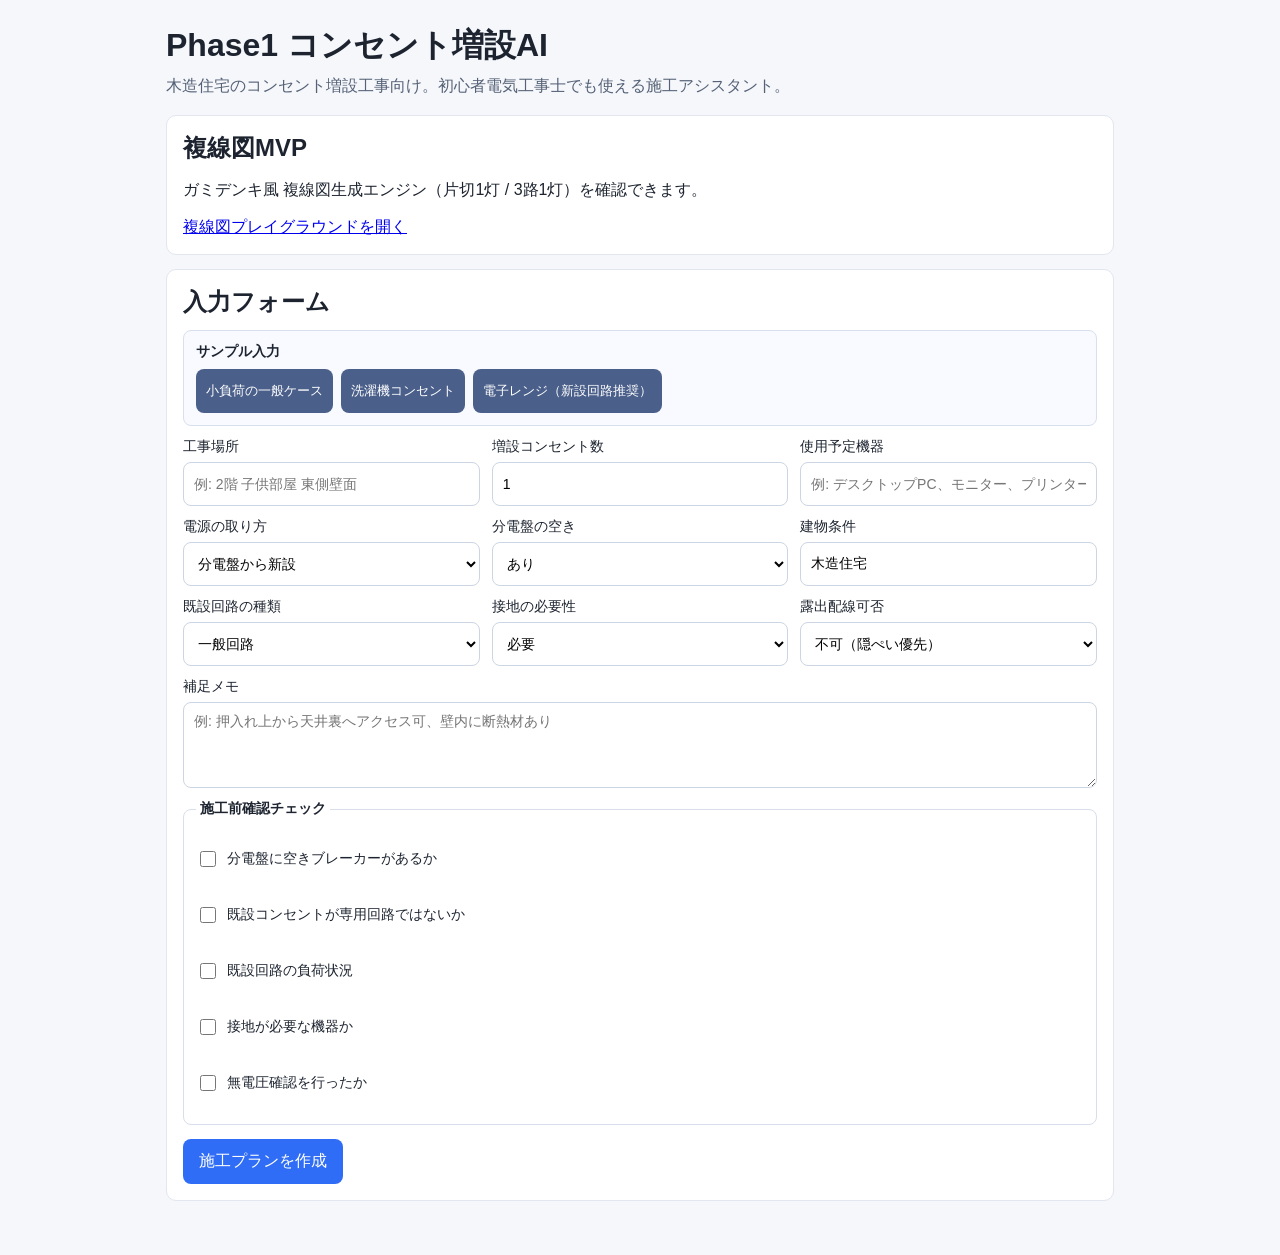
<file: index.html>
<!doctype html>
<html lang="ja">
  <head>
    <meta charset="UTF-8" />
    <meta name="viewport" content="width=device-width, initial-scale=1.0" />
    <title>Phase1 コンセント増設AI</title>
    <link rel="stylesheet" href="./styles.css" />
  </head>
  <body>
    <main class="container">
      <h1>Phase1 コンセント増設AI</h1>
      <p class="lead">
        木造住宅のコンセント増設工事向け。初心者電気工事士でも使える施工アシスタント。
      </p>
      <section class="card">
        <h2>複線図MVP</h2>
        <p>ガミデンキ風 複線図生成エンジン（片切1灯 / 3路1灯）を確認できます。</p>
        <a href="./wiring-diagram.html">複線図プレイグラウンドを開く</a>
      </section>

      <section class="card">
        <h2>入力フォーム</h2>
        <div class="samples">
          <p class="small-title">サンプル入力</p>
          <div class="sample-buttons">
            <button type="button" class="sample-btn" data-sample="light">小負荷の一般ケース</button>
            <button type="button" class="sample-btn" data-sample="washer">洗濯機コンセント</button>
            <button type="button" class="sample-btn" data-sample="microwave">電子レンジ（新設回路推奨）</button>
          </div>
        </div>
        <form id="planner-form">
          <div class="grid">
            <label>
              工事場所
              <input type="text" name="site" placeholder="例: 2階 子供部屋 東側壁面" required />
            </label>

            <label>
              増設コンセント数
              <input type="number" name="outletCount" min="1" value="1" required />
            </label>

            <label>
              使用予定機器
              <input
                type="text"
                name="devices"
                placeholder="例: デスクトップPC、モニター、プリンター"
                required
              />
            </label>

            <label>
              電源の取り方
              <select name="powerSource" required>
                <option value="分電盤から新設">分電盤から新設</option>
                <option value="既設回路から分岐">既設回路から分岐</option>
                <option value="現地確認で判断">現地確認で判断</option>
              </select>
            </label>

            <label>
              分電盤の空き
              <select name="breakerSpace" required>
                <option value="あり">あり</option>
                <option value="なし">なし</option>
                <option value="不明">不明</option>
              </select>
            </label>

            <label>
              建物条件
              <input type="text" name="building" value="木造住宅" required />
            </label>

            <label>
              既設回路の種類
              <select name="existingCircuit" required>
                <option value="一般回路">一般回路</option>
                <option value="専用回路っぽい">専用回路っぽい</option>
                <option value="専用回路（エアコン）">専用回路（エアコン）</option>
                <option value="専用回路（電子レンジ）">専用回路（電子レンジ）</option>
                <option value="専用回路（IH）">専用回路（IH）</option>
                <option value="不明">不明</option>
              </select>
            </label>

            <label>
              接地の必要性
              <select name="grounding" required>
                <option value="必要">必要</option>
                <option value="不要">不要</option>
                <option value="不明">不明</option>
              </select>
            </label>

            <label>
              露出配線可否
              <select name="exposed" required>
                <option value="不可（隠ぺい優先）">不可（隠ぺい優先）</option>
                <option value="可">可</option>
              </select>
            </label>
          </div>

          <label class="full">
            補足メモ
            <textarea
              name="memo"
              rows="4"
              placeholder="例: 押入れ上から天井裏へアクセス可、壁内に断熱材あり"
            ></textarea>
          </label>

          <fieldset class="full checklist">
            <legend>施工前確認チェック</legend>
            <label><input type="checkbox" name="precheck" value="分電盤に空きブレーカーがあるか" /> 分電盤に空きブレーカーがあるか</label>
            <label><input type="checkbox" name="precheck" value="既設コンセントが専用回路ではないか" /> 既設コンセントが専用回路ではないか</label>
            <label><input type="checkbox" name="precheck" value="既設回路の負荷状況" /> 既設回路の負荷状況</label>
            <label><input type="checkbox" name="precheck" value="接地が必要な機器か" /> 接地が必要な機器か</label>
            <label><input type="checkbox" name="precheck" value="無電圧確認を行ったか" /> 無電圧確認を行ったか</label>
          </fieldset>

          <button type="submit">施工プランを作成</button>
        </form>
      </section>

      <section class="card" id="result-card" hidden>
        <h2>結果表示</h2>
        <article>
          <h3>①判定結果</h3>
          <div id="judgement" class="judgement"></div>
        </article>
        <article>
          <h3>②まず最初にやること</h3>
          <p id="first-actions" class="multiline"></p>
        </article>
        <article>
          <h3>③判定理由</h3>
          <p id="judgement-reason" class="multiline"></p>
        </article>
        <article>
          <h3>④工事概要</h3>
          <p id="overview"></p>
        </article>
        <article>
          <h3>⑤簡易施工図</h3>
          <pre id="simple-diagram"></pre>
        </article>
        <article>
          <h3>⑥配線ルート</h3>
          <p id="route" class="route-text"></p>
          <p id="route-trade-note" class="callout-note" hidden></p>
        </article>
        <article>
          <h3>⑦建築干渉チェック</h3>
          <ul id="building-interference"></ul>
        </article>
        <article>
          <h3>⑧結線で特に注意すること</h3>
          <ul id="wiring-cautions"></ul>
        </article>
        <article>
          <h3>⑨完成イメージ図</h3>
          <pre id="image"></pre>
        </article>
        <article>
          <h3>⑩使用材料</h3>
          <ul id="materials"></ul>
        </article>
        <article>
          <h3>⑪持参推奨工具・確認道具</h3>
          <ul id="tools"></ul>
        </article>
        <article>
          <h3>⑫施工手順</h3>
          <ol id="steps"></ol>
        </article>
        <article>
          <h3>⑬このケースで特に危ないポイント</h3>
          <ul id="risk-points"></ul>
        </article>
        <article>
          <h3>⑭この工事で起こりやすい現場ミス</h3>
          <ul id="field-mistakes"></ul>
        </article>
        <article>
          <h3>⑮施工ミス注意点</h3>
          <ul id="cautions"></ul>
        </article>
        <article>
          <h3>⑯写真で確認したいポイント</h3>
          <ul id="photo-points"></ul>
        </article>
        <article>
          <h3>⑰追加で確認したいこと</h3>
          <ul id="extra-checks"></ul>
        </article>
      </section>
    </main>

    <script src="./app.js"></script>
  </body>
</html>
</file>
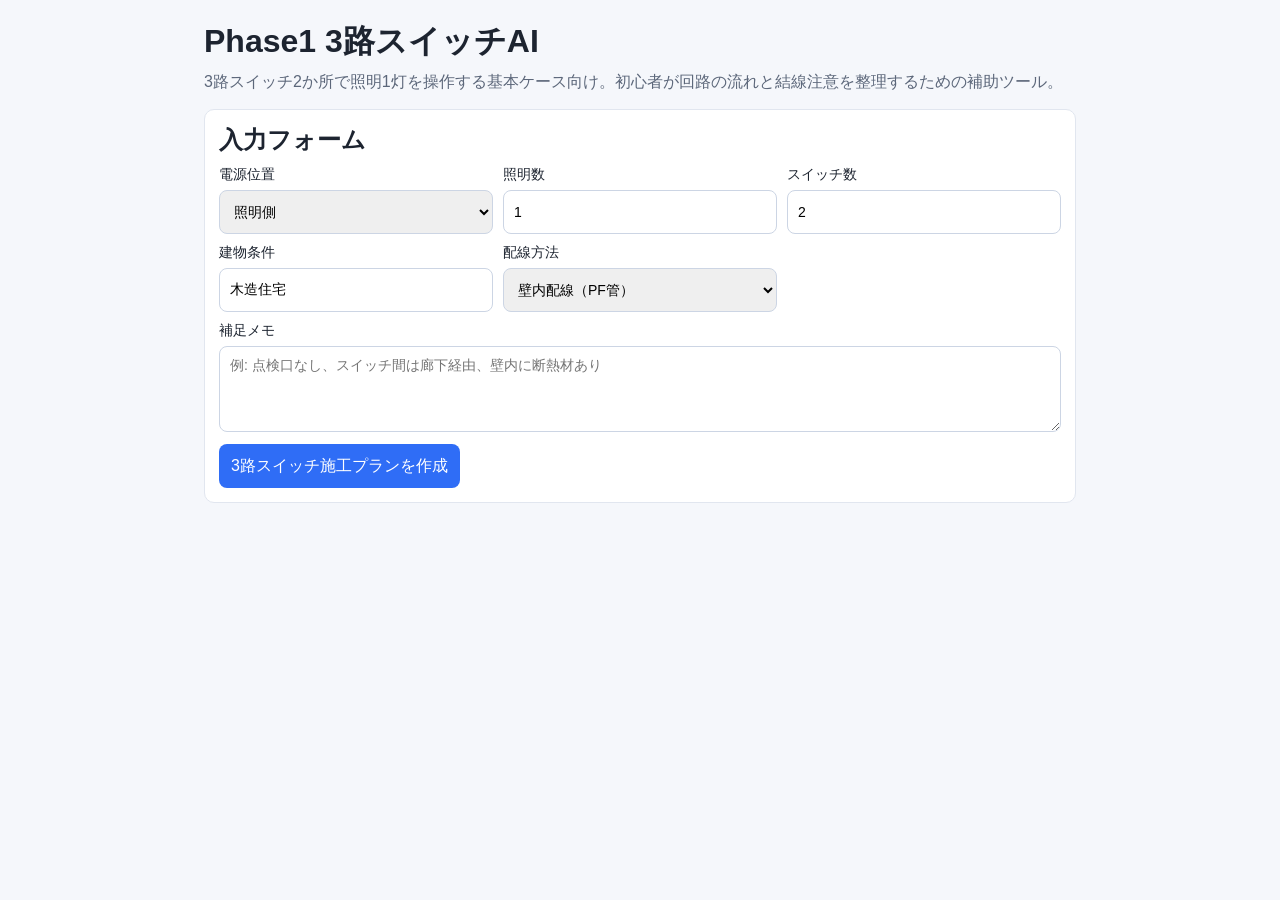
<file: threeway-switch.html>
<!doctype html>
<html lang="ja">
  <head>
    <meta charset="UTF-8" />
    <meta name="viewport" content="width=device-width, initial-scale=1.0" />
    <title>Phase1 3路スイッチAI</title>
    <link rel="stylesheet" href="./threeway-switch.css" />
  </head>
  <body>
    <main class="container">
      <h1>Phase1 3路スイッチAI</h1>
      <p class="lead">
        3路スイッチ2か所で照明1灯を操作する基本ケース向け。初心者が回路の流れと結線注意を整理するための補助ツール。
      </p>

      <section class="card">
        <h2>入力フォーム</h2>
        <form id="threeway-form">
          <div class="grid">
            <label>
              電源位置
              <select name="powerPosition" required>
                <option value="照明側">照明側</option>
                <option value="スイッチ側">スイッチ側</option>
                <option value="不明">不明</option>
              </select>
            </label>

            <label>
              照明数
              <input type="number" name="lightCount" min="1" value="1" required />
            </label>

            <label>
              スイッチ数
              <input type="number" name="switchCount" min="2" value="2" required />
            </label>

            <label>
              建物条件
              <input type="text" name="building" value="木造住宅" required />
            </label>

            <label>
              配線方法
              <select name="wiringMethod" required>
                <option value="壁内配線（PF管）">壁内配線（PF管）</option>
                <option value="天井内転がし（VVF）">天井内転がし（VVF）</option>
                <option value="現場確認で判断">現場確認で判断</option>
              </select>
            </label>
          </div>

          <label class="full">
            補足メモ
            <textarea
              name="memo"
              rows="4"
              placeholder="例: 点検口なし、スイッチ間は廊下経由、壁内に断熱材あり"
            ></textarea>
          </label>

          <button type="submit">3路スイッチ施工プランを作成</button>
        </form>
      </section>

      <section class="card" id="result-card" hidden>
        <h2>結果表示</h2>
        <article>
          <h3>①判定結果</h3>
          <div id="judgement" class="judgement"></div>
        </article>
        <article>
          <h3>②まず最初にやること</h3>
          <p id="first-actions" class="multiline"></p>
        </article>
        <article>
          <h3>③回路の流れ</h3>
          <p id="flow" class="multiline"></p>
        </article>
        <article>
          <h3>④必要な線のイメージ</h3>
          <ul id="wires"></ul>
        </article>
        <article>
          <h3>⑤簡易結線図</h3>
          <pre id="diagram"></pre>
        </article>
        <article>
          <h3>⑥配線ルート</h3>
          <p id="route"></p>
        </article>
        <article>
          <h3>⑦結線で特に注意すること</h3>
          <ul id="wiring-cautions"></ul>
        </article>
        <article>
          <h3>⑧施工手順</h3>
          <ol id="steps"></ol>
        </article>
        <article>
          <h3>⑨この工事で起こりやすい現場ミス</h3>
          <ul id="mistakes"></ul>
        </article>
      </section>
    </main>

    <script src="./threeway-switch.js"></script>
  </body>
</html>
</file>
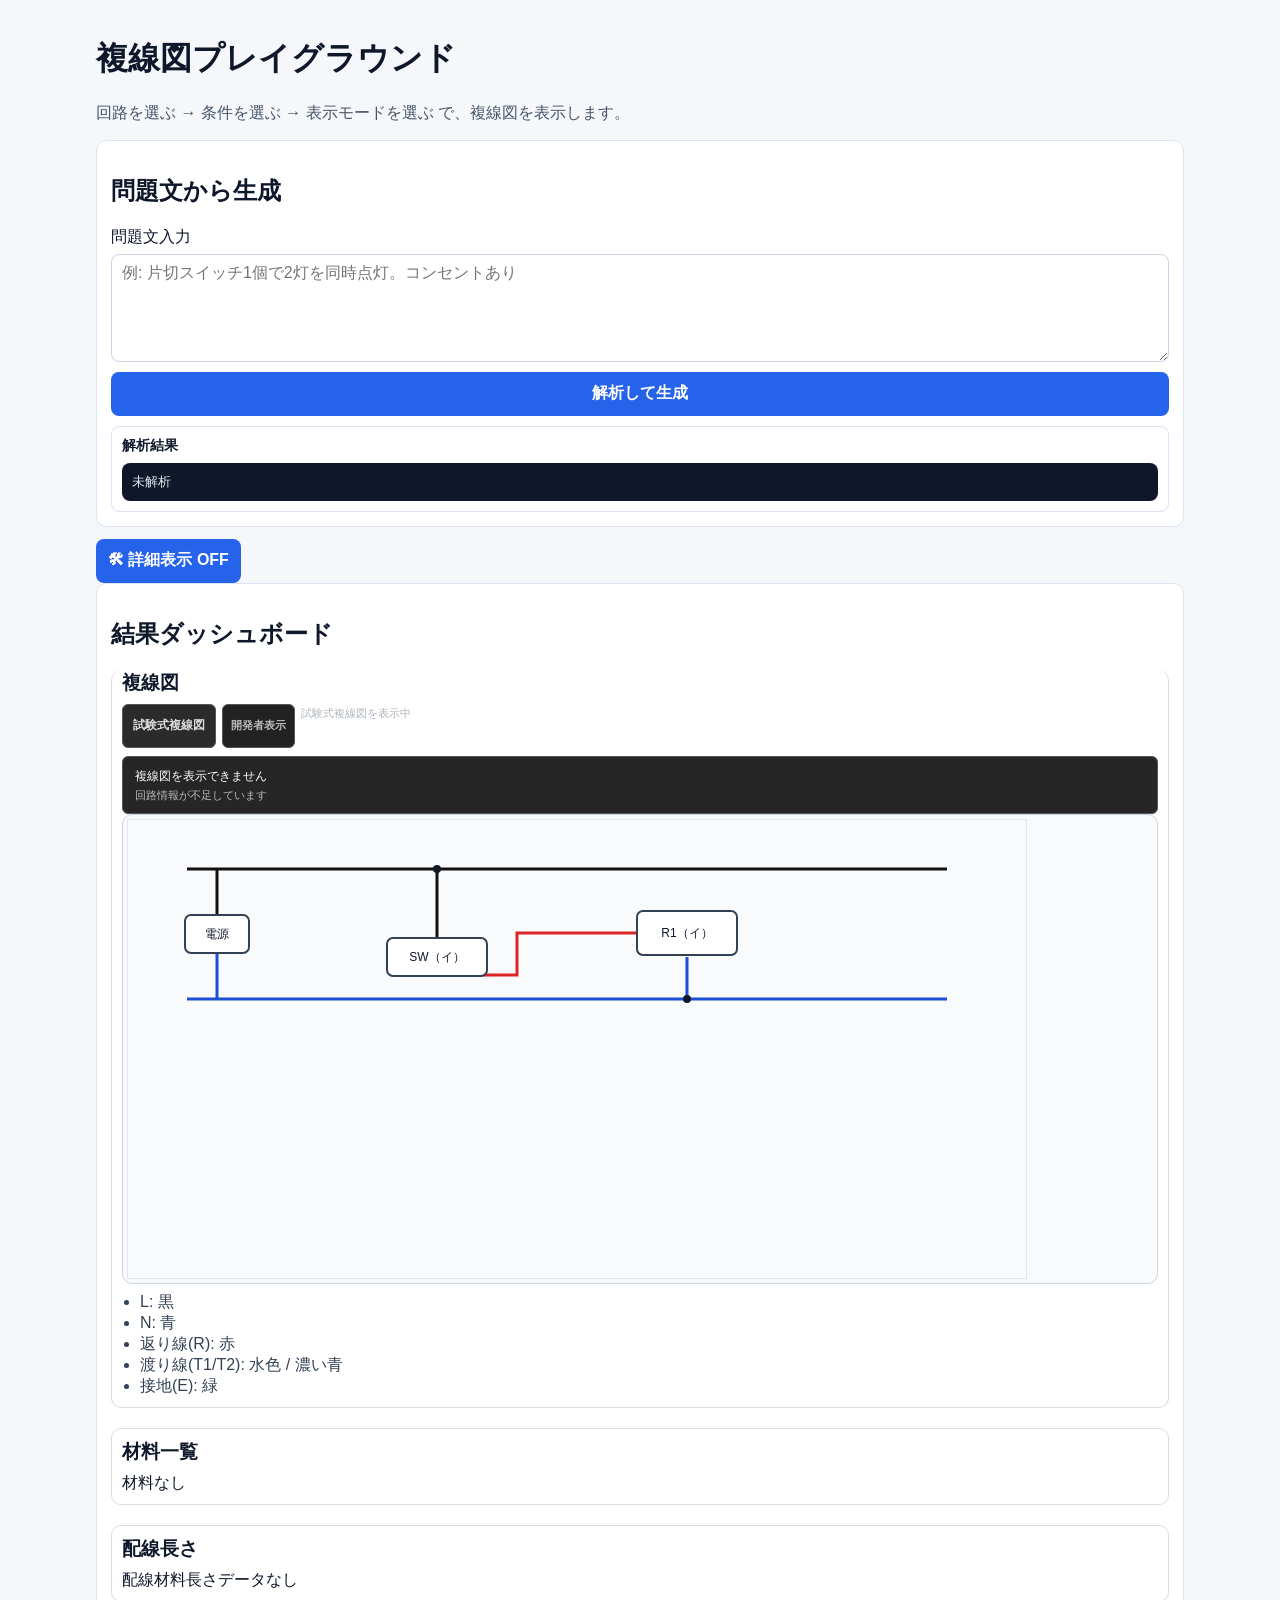
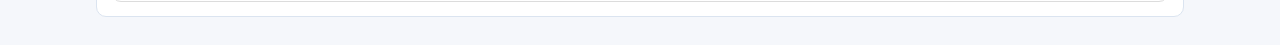
<file: wiring-diagram.html>
<!doctype html>
<html lang="ja">
  <head>
    <meta charset="UTF-8" />
    <meta name="viewport" content="width=device-width, initial-scale=1.0" />
    <title>複線図プレイグラウンド</title>
    <link rel="stylesheet" href="./wiring-diagram.css" />
    <link rel="stylesheet" href="ui-panel.css">
    <link rel="stylesheet" href="wiring-diagram-mobile.css">
    <style>
      .container {
        width: 100%;
        max-width: 1120px;
        margin: 0 auto;
        padding: 16px;
        box-sizing: border-box;
      }

      #diagram-canvas,
      #ai-diagram-preview-result {
        max-width: 100%;
        overflow-x: auto;
        overflow-y: hidden;
        -webkit-overflow-scrolling: touch;
      }

      #diagram-canvas svg,
      #ai-diagram-preview-result svg {
        max-width: 100%;
        height: auto;
        display: block;
      }

      .result-dashboard {
        margin-top: 12px;
      }

      .result-grid {
        display: grid;
        grid-template-columns: 1fr;
        gap: 10px;
      }

      .result-card {
        background: #ffffff;
        border: 1px solid #dcdcdc;
        border-radius: 10px;
        padding: 10px;
      }

      .result-card h3 {
        margin: 0 0 8px 0;
      }

      .result-output {
        overflow-wrap: anywhere;
        word-break: break-word;
      }

      .dev-only {
        display: none;
      }

      body.dev-mode .dev-only {
        display: block;
      }

      .detail-only {
        display: none;
      }

      body.show-details .detail-only,
      body.dev-mode .detail-only {
        display: block;
      }

      .legacy-control-card {
        display: none;
      }

      @media (max-width: 768px) {
        .container {
          max-width: 100%;
          padding: 12px;
        }

        h1 {
          font-size: 1.25rem;
          line-height: 1.35;
        }

        h2 {
          font-size: 1.05rem;
          line-height: 1.35;
        }

        h3 {
          font-size: 0.98rem;
          line-height: 1.35;
        }

        p,
        .lead,
        .hint,
        label,
        input,
        select,
        textarea,
        button,
        pre,
        li,
        div {
          font-size: 0.95rem;
          line-height: 1.5;
        }

        textarea,
        input[type="text"],
        input[type="number"],
        select {
          width: 100%;
          min-height: 42px;
          box-sizing: border-box;
        }

        .button-row {
          display: grid;
          grid-template-columns: 1fr;
          gap: 8px;
        }

        .button-row button,
        #parse-field-scene,
        #parseProblemButton,
        #generate-btn,
        #sleeve-judge-btn {
          width: 100%;
          min-height: 44px;
          box-sizing: border-box;
        }

        .card {
          margin-bottom: 12px;
        }

        .card article {
          width: 100%;
          box-sizing: border-box;
        }

        .result-card {
          padding: 10px;
        }

        #group-editor-panel .button-row {
          grid-template-columns: 1fr;
        }

        #group-editor-panel label,
        #field-scene-panel label,
        #parseResultPanel,
        #problemTextInput,
        #field-scene-input {
          width: 100%;
          box-sizing: border-box;
        }

      }
    </style>
  </head>
  <body>
    <main class="container">
      <h1>複線図プレイグラウンド</h1>
      <p class="lead">回路を選ぶ → 条件を選ぶ → 表示モードを選ぶ で、複線図を表示します。</p>

      <section class="card legacy-control-card">
        <h2>回路を選ぶ</h2>
        <div class="controls">
          <div class="button-row" id="circuit-buttons">
            <button id="circuit-single-btn" type="button">片切</button>
            <button id="circuit-threeway-btn" type="button">3路</button>
          </div>
        </div>
      </section>

      <section class="card legacy-control-card">
        <h2>条件を選ぶ</h2>
        <p class="hint" id="condition-hint">先に回路を選んでください。</p>
        <div class="button-row" id="condition-buttons"></div>
        <div class="controls" id="quantity-controls">
          <div class="button-row">
            <label for="light-count-select">
              照明数
              <select id="light-count-select">
                <option value="1">1</option>
                <option value="2">2</option>
                <option value="3">3</option>
                <option value="4">4</option>
                <option value="5">5</option>
                <option value="6">6</option>
              </select>
            </label>
            <label for="outlet-count-select">
              コンセント数
              <select id="outlet-count-select">
                <option value="0">0</option>
                <option value="1">1</option>
                <option value="2">2</option>
                <option value="3">3</option>
                <option value="4">4</option>
                <option value="5">5</option>
                <option value="6">6</option>
              </select>
            </label>
          </div>
          <p class="hint">現場向け拡張入力（1回路固定）。既存図は安全な範囲で簡略表示します。</p>
        </div>
      </section>

      <section class="card legacy-control-card">
        <h2>表示モード</h2>
        <div class="button-row" id="mode-buttons">
          <button id="mode-exam-btn" type="button">試験モード</button>
          <button id="mode-gamidenki-btn" type="button">ガミデンキモード</button>
          <button id="mode-field-btn" type="button">現場モード</button>
        </div>
      </section>

      <section class="card legacy-control-card">
        <h2>回路管理</h2>
        <div class="controls">
          <div class="button-row">
            <button id="add-group-btn" type="button">回路を追加</button>
          </div>
          <div id="group-list" class="group-list"></div>
          <article id="group-editor-panel">
            <h3>選択中回路の編集</h3>
            <div class="button-row">
              <label for="group-control-id-input">
                回路記号
                <input id="group-control-id-input" type="text" value="イ" />
              </label>
              <label for="group-label-input">
                回路名
                <input id="group-label-input" type="text" value="" />
              </label>
              <label for="group-purpose-input">
                用途
                <select id="group-purpose-input">
                  <option value="light">照明</option>
                  <option value="outlet">コンセント</option>
                  <option value="ac_outlet">エアコンコンセント</option>
                  <option value="fan">換気扇</option>
                  <option value="kitchen_outlet">台所コンセント</option>
                  <option value="washroom">洗面所</option>
                  <option value="outdoor">屋外</option>
                  <option value="unknown">未設定</option>
                </select>
              </label>
              <label for="group-switch-type-select">
                スイッチ種類
                <select id="group-switch-type-select">
                  <option value="single">片切</option>
                  <option value="threeway">3路</option>
                </select>
              </label>
              <label for="group-same-time-checkbox">
                同時点灯
                <input id="group-same-time-checkbox" type="checkbox" />
              </label>
            </div>
            <p class="hint">照明数 / コンセント数は上の条件エリアで編集します。</p>
          </article>
          <article id="field-scene-panel">
            <h3>現場文章入力で回路生成</h3>
            <label for="field-scene-input">
              現場文章
              <textarea id="field-scene-input" rows="5" placeholder="玄関照明&#10;廊下3路&#10;トイレ照明&#10;コンセント2個"></textarea>
            </label>
            <button id="parse-field-scene" type="button">文章から回路を生成</button>
          </article>
        </div>
      </section>

      <section class="card">
        <h2>問題文から生成</h2>
        <div class="controls">
          <label for="problemTextInput">
            問題文入力
            <textarea id="problemTextInput" rows="5" placeholder="例: 片切スイッチ1個で2灯を同時点灯。コンセントあり"></textarea>
          </label>
          <button id="parseProblemButton" type="button">解析して生成</button>
          <article id="parseResultPanel" aria-live="polite">
            <h3>解析結果</h3>
            <pre>未解析</pre>
          </article>
        </div>
      </section>

      <section class="card legacy-control-card">
        <h2>複線図を表示</h2>
        <button id="generate-btn" type="button">複線図を表示</button>
      </section>

      <button id="dev-mode-toggle" type="button">🛠 開発者モード OFF</button>

      <section class="card">
        <h2>結果ダッシュボード</h2>
        <div class="result-dashboard">
          <div class="result-grid">
            <article class="result-card">
              <h3>複線図</h3>
              <div id="ai-diagram-preview-result" class="result-output">未生成</div>
              <div id="diagram-canvas" class="diagram-wrap result-output"></div>
              <ul class="legend">
                <li>L: 黒</li>
                <li>N: 青</li>
                <li>返り線(R): 赤</li>
                <li>渡り線(T1/T2): 水色 / 濃い青</li>
                <li>接地(E): 緑</li>
              </ul>
            </article>

            <article class="result-card">
              <h3>材料一覧</h3>
              <div id="material-list-result" class="result-output"></div>
            </article>

            <article class="result-card">
              <h3>配線長さ</h3>
              <div id="cable-length-summary" class="result-output">未生成</div>
            </article>

            <article class="result-card detail-only" data-dev="true">
              <h3>接続点一覧</h3>
              <div id="connection-point-route" class="result-output">未生成</div>
            </article>

            <article class="result-card detail-only" data-dev="true">
              <h3>回路一覧</h3>
              <div id="circuit-list-result" class="result-output"></div>
            </article>

            <article class="result-card detail-only" data-dev="true">
              <h3>回路別材料一覧</h3>
              <div id="circuit-material-list-result" class="result-output"></div>
            </article>

            <article class="result-card detail-only" data-dev="true" data-collapse="true">
              <h3>回路別配線材料長さ</h3>
              <div id="circuit-cable-length-summary" class="result-output">未生成</div>
            </article>

            <article class="result-card detail-only" data-dev="true" data-collapse="true">
              <h3>スリーブ材料</h3>
              <div id="sleeve-material-summary" class="result-output">未生成</div>
            </article>

            <article class="result-card detail-only" data-dev="true" data-collapse="true">
              <h3>器具材料</h3>
              <div id="device-material-summary" class="result-output">未生成</div>
            </article>

            <article class="result-card detail-only" data-dev="true" data-collapse="true">
              <h3>ジョイントBOX材料</h3>
              <div id="junction-box-material-summary" class="result-output">未生成</div>
            </article>

            <article class="result-card detail-only" data-dev="true" data-collapse="true">
              <h3>配線長さ精度アップ結果</h3>
              <div id="optimized-wire-length-summary" class="result-output">未生成</div>
            </article>

            <article class="result-card dev-only" data-dev="true">
              <h3>補助情報</h3>
              <pre id="selection-result" class="result-output"></pre>
              <pre id="group-result" class="result-output"></pre>
              <pre id="warning-result" class="result-output"></pre>
              <pre id="required-cables" class="result-output"></pre>
              <pre id="notes-result" class="result-output"></pre>
            </article>

            <article class="result-card dev-only" data-dev="true">
              <h3>開発者確認</h3>
              <div id="sleeve-judge-list-result" class="result-output">未生成</div>
              <div id="parse-debug-result" class="result-output">未生成</div>
              <div id="layout-debug-result" class="result-output">未生成</div>
              <div id="wire-path-debug-result" class="result-output">未生成</div>
              <div class="sleeve-form">
                <label>
                  1.6mm 本数
                  <input id="wire16-count" type="number" min="0" value="2" />
                </label>
                <label>
                  2.0mm 本数
                  <input id="wire20-count" type="number" min="0" value="0" />
                </label>
                <label>
                  2.6mm 本数
                  <input id="wire26-count" type="number" min="0" value="0" />
                </label>
                <button id="sleeve-judge-btn" type="button">判定</button>
              </div>
              <pre id="sleeve-result" class="result-output"></pre>
              <pre id="debug-result" class="result-output"></pre>
            </article>
          </div>
        </div>
      </section>
    </main>

    <script type="module" src="./wiring-diagram.js"></script>
    <script type="module" src="ui-panel.js"></script>

    <!-- スマホUIパネル -->
    <div id="ui-panel">

      <!-- ステップインジケーター -->
      <div id="ui-steps">
        <div class="ui-step active" data-step="1"><span class="ui-step-num">1</span><span class="ui-step-label">回路</span></div>
        <div class="ui-step-line"></div>
        <div class="ui-step" data-step="2"><span class="ui-step-num">2</span><span class="ui-step-label">条件</span></div>
        <div class="ui-step-line"></div>
        <div class="ui-step" data-step="3"><span class="ui-step-num">3</span><span class="ui-step-label">モード</span></div>
        <div class="ui-step-line"></div>
        <div class="ui-step" data-step="4"><span class="ui-step-num">4</span><span class="ui-step-label">生成</span></div>
      </div>

      <!-- STEP 1：回路選択 -->
      <div class="ui-screen" id="ui-screen-1">
        <p class="ui-screen-title">① 回路を選ぶ</p>
        <div class="ui-choices">
          <button class="ui-btn" onclick="uiSelect('circuit','片切')">
            <span class="ui-btn-icon">💡</span>
            <span class="ui-btn-main">片切スイッチ</span>
            <span class="ui-btn-sub">1箇所で入/切</span>
          </button>
          <button class="ui-btn" onclick="uiSelect('circuit','3路')">
            <span class="ui-btn-icon">🔀</span>
            <span class="ui-btn-main">3路スイッチ</span>
            <span class="ui-btn-sub">2箇所で入/切（階段・廊下）</span>
          </button>
        </div>
      </div>

      <!-- STEP 2：条件選択（JS で動的に生成） -->
      <div class="ui-screen" id="ui-screen-2" style="display:none">
        <p class="ui-screen-title">② 条件を選ぶ</p>
        <div class="ui-choices" id="ui-condition-list"></div>
      </div>

      <!-- STEP 3：表示モード -->
      <div class="ui-screen" id="ui-screen-3" style="display:none">
        <p class="ui-screen-title">③ 表示モードを選ぶ</p>
        <div class="ui-choices">
          <button class="ui-btn" onclick="uiSelect('mode','試験')">
            <span class="ui-btn-icon">📝</span>
            <span class="ui-btn-main">試験モード</span>
            <span class="ui-btn-sub">電工試験対策。凡例・色分けあり</span>
          </button>
          <button class="ui-btn" onclick="uiSelect('mode','ガミデンキ')">
            <span class="ui-btn-icon">📐</span>
            <span class="ui-btn-main">ガミデンキモード</span>
            <span class="ui-btn-sub">縦配線中心の試験形式</span>
          </button>
          <button class="ui-btn" onclick="uiSelect('mode','現場')">
            <span class="ui-btn-icon">🔧</span>
            <span class="ui-btn-main">現場モード</span>
            <span class="ui-btn-sub">シンプル表示。現場判断に特化</span>
          </button>
        </div>
      </div>

      <!-- STEP 4：確認＆生成 -->
      <div class="ui-screen" id="ui-screen-4" style="display:none">
        <p class="ui-screen-title">④ 確認して生成</p>
        <div id="ui-summary"></div>
        <button id="ui-toggle-details-btn" type="button" class="ui-generate-btn" onclick="uiToggleDetails()" style="margin-top:8px;background:#2f3b4f;">
          詳細を表示
        </button>
        <button class="ui-generate-btn" onclick="uiGenerate()">
          ⚡ 複線図を生成する
        </button>
      </div>

      <!-- フッター（戻るボタン） -->
      <div id="ui-footer">
        <button id="ui-back-btn" onclick="uiBack()" style="display:none">← 戻る</button>
      </div>

    </div>
  </body>
</html>
</file>
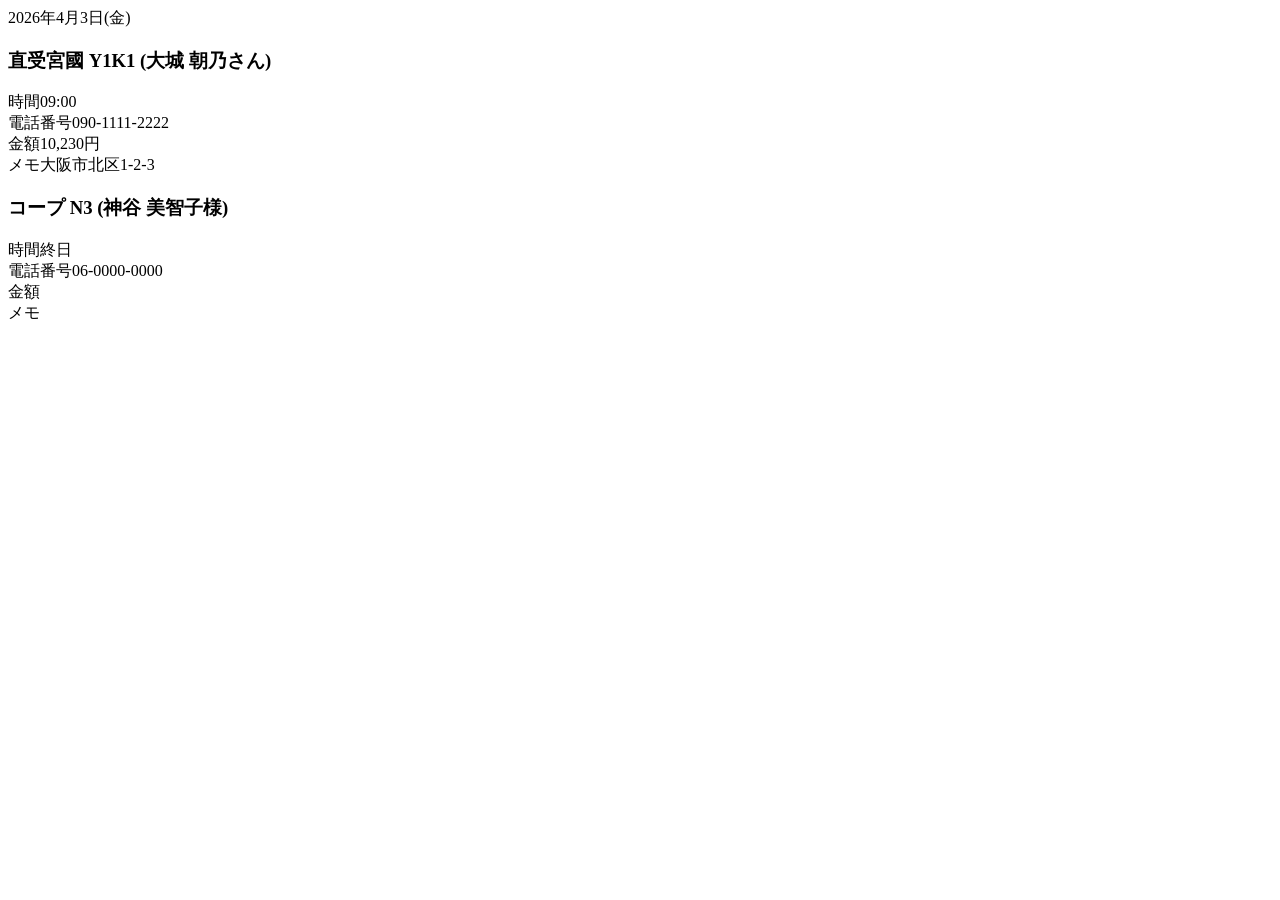
<file: google-apps-script/schedule-dashboard.sample.html>
<!DOCTYPE html>
<html lang="ja">
<head><meta charset="utf-8"><title>schedule-dashboard sample</title></head>
<body>
  <div class="day-section">
    <div class="date-header">2026年4月3日(金)</div>
    <div class="card">
      <h3>直受宮國 Y1K1 (大城 朝乃さん)</h3>
      <div class="row"><span>時間</span><span>09:00</span></div>
      <div class="row"><span>電話番号</span><span>090-1111-2222</span></div>
      <div class="row"><span>金額</span><span>10,230円</span></div>
      <div class="row"><span>メモ</span><span>大阪市北区1-2-3</span></div>
    </div>
    <div class="card">
      <h3>コープ N3 (神谷 美智子様)</h3>
      <div class="row"><span>時間</span><span>終日</span></div>
      <div class="row"><span>電話番号</span><span>06-0000-0000</span></div>
      <div class="row"><span>金額</span><span></span></div>
      <div class="row"><span>メモ</span><span></span></div>
    </div>
  </div>
</body>
</html>
</file>
<file: styles.css>
* {
  box-sizing: border-box;
}

body {
  margin: 0;
  font-family: "Yu Gothic UI", "Meiryo", sans-serif;
  background: #f5f7fb;
  color: #1d2430;
}

.container {
  max-width: 980px;
  margin: 0 auto;
  padding: 24px 16px 40px;
}

h1 {
  margin: 0 0 8px;
}

.lead {
  margin: 0 0 18px;
  color: #556176;
}

.small-title {
  margin: 0 0 8px;
  font-size: 14px;
  font-weight: 700;
}

.samples {
  margin-bottom: 12px;
  padding: 12px;
  border: 1px solid #d8e0ee;
  border-radius: 8px;
  background: #f8faff;
}

.sample-buttons {
  display: flex;
  gap: 8px;
  flex-wrap: wrap;
}

.card {
  background: #fff;
  border: 1px solid #e1e6ef;
  border-radius: 10px;
  padding: 16px;
  margin-bottom: 14px;
}

.grid {
  display: grid;
  grid-template-columns: repeat(auto-fit, minmax(220px, 1fr));
  gap: 12px;
}

label {
  display: flex;
  flex-direction: column;
  gap: 6px;
  font-size: 14px;
}

input,
select,
textarea,
button {
  font: inherit;
}

input,
select,
textarea {
  border: 1px solid #ccd5e4;
  border-radius: 8px;
  padding: 10px;
  background: #fff;
  min-height: 44px;
}

textarea {
  resize: vertical;
}

.full {
  margin-top: 12px;
}

button {
  margin-top: 14px;
  border: 0;
  border-radius: 8px;
  padding: 12px 16px;
  min-height: 44px;
  background: #2f6df6;
  color: #fff;
  cursor: pointer;
}

button:hover {
  background: #2459c9;
}

.sample-btn {
  margin-top: 0;
  padding: 8px 10px;
  background: #4a5f8a;
  font-size: 13px;
}

.sample-btn:hover {
  background: #3a4c72;
}

.checklist {
  margin: 12px 0 0;
  border: 1px solid #d8deeb;
  border-radius: 8px;
  padding: 10px 12px;
}

.checklist legend {
  padding: 0 4px;
  font-size: 14px;
  font-weight: 700;
}

.checklist label {
  display: flex;
  flex-direction: row;
  align-items: center;
  gap: 8px;
  margin: 6px 0;
}

.checklist input[type="checkbox"] {
  width: 16px;
  height: 16px;
}

h2 {
  margin: 0 0 12px;
}

.judgement {
  margin: 0;
  padding: 16px;
  border-radius: 12px;
  font-weight: 700;
  font-size: 28px;
  text-align: center;
  letter-spacing: 0.04em;
  box-shadow: 0 4px 14px rgba(29, 36, 48, 0.12);
}

.multiline {
  margin: 0;
  white-space: pre-line;
  line-height: 1.7;
}

.judgement-branch {
  background: #e6f4ea;
  color: #1f6b35;
  border: 1px solid #bfe2ca;
}

.judgement-new {
  background: #fff3e8;
  color: #8d4210;
  border: 1px solid #f5cfaf;
}

.judgement-check {
  background: #eaf0ff;
  color: #274a9f;
  border: 1px solid #c6d4fb;
}

h3 {
  margin-bottom: 8px;
}

article {
  padding: 10px 0 12px;
  border-top: 1px dashed #dbe2ef;
}

article:first-of-type {
  border-top: 0;
}

pre {
  margin: 0;
  background: #111827;
  color: #e5edf8;
  border-radius: 8px;
  padding: 12px;
  white-space: pre-wrap;
  word-break: break-word;
  overflow-wrap: anywhere;
}

.route-text {
  margin: 10px 0 0;
}

.callout-note {
  margin: 10px 0 0;
  padding: 8px 10px;
  border-left: 4px solid #a16207;
  background: #fef9c3;
  border-radius: 4px;
}

ul,
ol {
  margin: 0;
  padding-left: 20px;
}

#wiring-cautions li {
  margin-bottom: 6px;
  padding: 7px 8px;
  border-left: 4px solid #7c3aed;
  background: #f5f3ff;
  border-radius: 4px;
}

#building-interference li {
  margin-bottom: 6px;
  padding: 7px 8px;
  border-left: 4px solid #b91c1c;
  background: #fee2e2;
  border-radius: 4px;
}

#steps li {
  margin-bottom: 8px;
  padding: 8px 10px;
  background: #f6faff;
  border: 1px solid #d6e3fb;
  border-radius: 6px;
}

#risk-points li {
  margin-bottom: 6px;
  padding: 6px 8px;
  border-left: 4px solid #d14b4b;
  background: #fff1f1;
  border-radius: 4px;
}

#field-mistakes li {
  margin-bottom: 6px;
  padding: 7px 8px;
  border-left: 4px solid #dc2626;
  background: #ffe4e6;
  border-radius: 4px;
}

#cautions li {
  margin-bottom: 6px;
  padding: 7px 8px;
  border-left: 4px solid #d97706;
  background: #fff7ed;
  border-radius: 4px;
}

#photo-points li {
  margin-bottom: 6px;
}

@media (max-width: 768px) {
  .container {
    padding: 12px 10px 24px;
  }

  .card {
    padding: 12px;
    margin-bottom: 10px;
  }

  .grid {
    grid-template-columns: 1fr;
    gap: 10px;
  }

  label {
    font-size: 13px;
  }

  .sample-buttons {
    display: grid;
    grid-template-columns: 1fr;
    gap: 8px;
  }

  .sample-btn {
    width: 100%;
    min-height: 44px;
    font-size: 14px;
  }

  button {
    width: 100%;
  }

  h2 {
    margin-bottom: 10px;
    font-size: 18px;
  }

  h3 {
    margin-bottom: 6px;
    font-size: 16px;
  }

  .judgement {
    font-size: 22px;
    padding: 12px;
  }

  article {
    padding: 8px 0 10px;
  }

  ul,
  ol {
    padding-left: 18px;
  }

  .callout-note,
  #wiring-cautions li,
  #building-interference li,
  #risk-points li,
  #field-mistakes li,
  #cautions li,
  #steps li {
    padding: 8px;
  }
}
</file>
<file: threeway-switch.css>
* {
  box-sizing: border-box;
}

body {
  margin: 0;
  font-family: "Yu Gothic UI", "Meiryo", sans-serif;
  background: #f5f7fb;
  color: #1d2430;
}

.container {
  max-width: 900px;
  margin: 0 auto;
  padding: 20px 14px 28px;
}

h1 {
  margin: 0 0 8px;
}

.lead {
  margin: 0 0 16px;
  color: #5c677a;
}

.card {
  background: #fff;
  border: 1px solid #e1e6ef;
  border-radius: 10px;
  padding: 14px;
  margin-bottom: 12px;
}

h2 {
  margin: 0 0 10px;
}

.grid {
  display: grid;
  grid-template-columns: repeat(auto-fit, minmax(220px, 1fr));
  gap: 10px;
}

label {
  display: flex;
  flex-direction: column;
  gap: 6px;
  font-size: 14px;
}

input,
select,
textarea,
button {
  font: inherit;
}

input,
select,
textarea {
  border: 1px solid #ccd5e4;
  border-radius: 8px;
  padding: 10px;
  min-height: 44px;
}

textarea {
  resize: vertical;
}

.full {
  margin-top: 10px;
}

button {
  margin-top: 12px;
  min-height: 44px;
  border: 0;
  border-radius: 8px;
  padding: 10px 12px;
  background: #2f6df6;
  color: #fff;
}

button:hover {
  background: #2459c9;
}

.judgement {
  padding: 12px;
  border-radius: 10px;
  font-size: 22px;
  font-weight: 700;
  text-align: center;
  background: #eaf0ff;
  border: 1px solid #c6d4fb;
  color: #274a9f;
}

.multiline {
  margin: 0;
  white-space: pre-line;
  line-height: 1.65;
}

article {
  padding: 8px 0 10px;
  border-top: 1px dashed #dbe2ef;
}

article:first-of-type {
  border-top: 0;
}

h3 {
  margin: 0 0 7px;
}

ul,
ol {
  margin: 0;
  padding-left: 20px;
}

pre {
  margin: 0;
  border-radius: 8px;
  background: #111827;
  color: #e5edf8;
  padding: 12px;
  white-space: pre-wrap;
  word-break: break-word;
  overflow-wrap: anywhere;
}

@media (max-width: 768px) {
  .grid {
    grid-template-columns: 1fr;
  }
  button {
    width: 100%;
  }
}
</file>
<file: wiring-diagram.css>
* {
  box-sizing: border-box;
}

body {
  margin: 0;
  font-family: "Yu Gothic UI", "Meiryo", sans-serif;
  background: #f5f7fb;
  color: #0f172a;
}

.container {
  max-width: 1100px;
  margin: 0 auto;
  padding: 20px 16px 40px;
}

.lead {
  margin-top: 0;
  color: #475569;
}

.card {
  background: #fff;
  border: 1px solid #dbe4f0;
  border-radius: 10px;
  padding: 14px;
  margin-bottom: 12px;
}

.controls {
  display: grid;
  gap: 10px;
}

.button-row {
  display: flex;
  gap: 8px;
  flex-wrap: wrap;
}

.hint {
  margin: 0 0 10px;
  color: #475569;
}

label {
  display: flex;
  flex-direction: column;
  gap: 6px;
  max-width: 220px;
}

label[for="problemTextInput"] {
  max-width: 100%;
}

input,
select,
textarea,
button {
  font: inherit;
  min-height: 44px;
  border-radius: 8px;
}

input,
select,
textarea {
  border: 1px solid #cbd5e1;
  padding: 8px 10px;
}

textarea {
  width: 100%;
  resize: vertical;
}

button {
  border: 0;
  padding: 8px 12px;
  background: #2563eb;
  color: #fff;
  cursor: pointer;
  font-weight: 700;
}

button:hover {
  background: #1d4ed8;
}

.select-btn {
  min-width: 120px;
}

button.active {
  background: #0f172a;
  box-shadow: 0 0 0 2px #93c5fd inset;
}

button.active:hover {
  background: #1e293b;
}

article {
  border-top: 1px dashed #dbe4f0;
  padding-top: 10px;
  margin-top: 10px;
}

article:first-of-type {
  border-top: 0;
  padding-top: 0;
  margin-top: 0;
}

pre {
  margin: 0;
  padding: 10px;
  border-radius: 8px;
  background: #0f172a;
  color: #e2e8f0;
  white-space: pre-wrap;
  overflow-wrap: anywhere;
}

.diagram-wrap {
  border: 1px solid #cbd5e1;
  border-radius: 10px;
  background: #f8fafc;
  overflow: auto;
  min-height: 320px;
  padding: 4px;
}

.legend {
  margin: 8px 0 0;
  padding-left: 18px;
  color: #334155;
}

.sleeve-form {
  display: flex;
  gap: 8px;
  flex-wrap: wrap;
  align-items: flex-end;
}

#parseResultPanel {
  border: 1px solid #dbe4f0;
  border-radius: 8px;
  padding: 10px;
}

#parseResultPanel h3 {
  margin: 0 0 8px;
  font-size: 14px;
}

#quantity-controls .button-row {
  align-items: flex-end;
}

.group-list {
  display: grid;
  gap: 6px;
}

.group-item-btn {
  text-align: left;
}

#circuit-list-result {
  display: grid;
  gap: 8px;
}

.circuit-item {
  border: 1px solid #cbd5e1;
  border-radius: 8px;
  padding: 8px 10px;
  background: #f8fafc;
}

.circuit-item.active {
  border-color: #2563eb;
  box-shadow: 0 0 0 1px #2563eb inset;
}

.circuit-item-title {
  font-weight: 700;
  margin-bottom: 6px;
}

.circuit-group-list {
  margin: 0;
  padding-left: 18px;
}

.circuit-group-list li {
  color: #334155;
  line-height: 1.5;
}

.circuit-group-list li.active {
  color: #1d4ed8;
  font-weight: 700;
}

#material-list-result {
  display: grid;
  gap: 8px;
}

.material-list {
  margin: 0;
  padding-left: 18px;
}

.material-item {
  color: #334155;
  line-height: 1.6;
}

#circuit-material-list-result {
  display: grid;
  gap: 8px;
}

#circuit-material-list-result .circuit-material-item {
  border: 1px solid #cbd5e1;
  border-radius: 8px;
  padding: 10px 12px;
  background: #111827;
}

#circuit-material-list-result .circuit-item-title {
  margin: 0 0 8px;
  font-size: 13px;
  font-weight: 700;
  color: #cbd5e1;
}

#circuit-material-list-result .material-list {
  margin: 0;
  padding-left: 18px;
}

#circuit-material-list-result .material-item {
  color: #e2e8f0;
  line-height: 1.65;
}

#circuit-material-list-result .circuit-material-empty {
  color: #94a3b8;
  font-size: 13px;
}

#sleeve-judge-list-result {
  display: flex;
  flex-direction: column;
  gap: 8px;
}

#sleeve-judge-list-result .sleeve-judge-item {
  border: 1px solid #cbd5e1;
  border-radius: 8px;
  padding: 10px 12px;
  background: #111827;
  color: #e2e8f0;
  white-space: pre-line;
  line-height: 1.6;
  overflow-wrap: anywhere;
}

#parse-debug-result {
  display: flex;
  flex-direction: column;
  gap: 8px;
}

#parse-debug-result .parse-debug-item {
  border: 1px solid #cbd5e1;
  border-left: 3px solid #f59e0b;
  border-radius: 8px;
  padding: 10px 12px;
  background: #111827;
  color: #e2e8f0;
  white-space: pre-line;
  line-height: 1.6;
  overflow-wrap: anywhere;
}

#field-scene-input {
  min-height: 120px;
}

@media (max-width: 768px) {
  .button-row {
    display: grid;
    grid-template-columns: 1fr;
  }
  .select-btn {
    width: 100%;
  }
  label {
    max-width: 100%;
  }
  .sleeve-form {
    display: grid;
    grid-template-columns: 1fr;
  }
}

@media (max-width: 600px) {
  #circuit-material-list-result .circuit-material-item {
    padding: 8px 10px;
  }
  #sleeve-judge-list-result .sleeve-judge-item {
    padding: 8px 10px;
    font-size: 13px;
    line-height: 1.55;
  }
  #parse-debug-result .parse-debug-item {
    padding: 8px 10px;
    font-size: 13px;
    line-height: 1.55;
  }
}
</file>
<file: ui-panel.css>
/* ==============================================
   ui-panel.css
   スマホタップUI専用スタイル
   既存CSSとの衝突防止のため ui- プレフィックス統一
   PCでは非表示（600px超）
============================================== */

/* ── パネル本体 ── */
#ui-panel {
  display: none; /* PC非表示 */
  position: fixed;
  bottom: 0;
  left: 0;
  right: 0;
  background: #1a1a2e;
  border-top: 3px solid #f5c842;
  border-radius: 16px 16px 0 0;
  padding: 16px 16px 36px;
  z-index: 1000;
  max-height: 56vh;
  overflow-y: auto;
  box-shadow: 0 -8px 32px rgba(0, 0, 0, 0.6);
}

@media (max-width: 600px) {
  #ui-panel {
    display: block;
  }

  /* SVGキャンバスがパネルと重ならないように余白を確保 */
  body {
    padding-bottom: 320px;
  }
}

/* ── ステップインジケーター ── */
#ui-steps {
  display: flex;
  align-items: center;
  justify-content: center;
  gap: 0;
  margin-bottom: 14px;
}

.ui-step {
  display: flex;
  flex-direction: column;
  align-items: center;
  gap: 3px;
}

.ui-step-num {
  width: 22px;
  height: 22px;
  border-radius: 50%;
  background: #2e2e50;
  border: 2px solid #3a3a6a;
  color: #666;
  font-size: 11px;
  font-weight: 700;
  display: flex;
  align-items: center;
  justify-content: center;
  transition: all 0.2s;
}

.ui-step-label {
  font-size: 9px;
  color: #555;
  letter-spacing: 0.05em;
}

.ui-step.active .ui-step-num {
  background: #f5c842;
  border-color: #f5c842;
  color: #0f0f1a;
}

.ui-step.active .ui-step-label {
  color: #f5c842;
}

.ui-step.done .ui-step-num {
  background: #4cda7d;
  border-color: #4cda7d;
  color: #0f0f1a;
}

.ui-step.done .ui-step-label {
  color: #4cda7d;
}

.ui-step-line {
  width: 28px;
  height: 2px;
  background: #3a3a6a;
  margin-bottom: 14px;
}

/* ── 画面タイトル ── */
.ui-screen-title {
  font-size: 12px;
  font-weight: 700;
  color: #f5c842;
  letter-spacing: 0.08em;
  margin-bottom: 10px;
}

/* ── 選択ボタン ── */
.ui-choices {
  display: flex;
  flex-direction: column;
  gap: 8px;
}

.ui-btn {
  display: grid;
  grid-template-columns: 36px 1fr;
  grid-template-rows: auto auto;
  grid-template-areas:
    "icon main"
    "icon sub";
  align-items: center;
  gap: 0 10px;
  background: #252545;
  border: 1.5px solid #3a3a6a;
  border-radius: 10px;
  padding: 12px 14px;
  cursor: pointer;
  text-align: left;
  width: 100%;
  transition: border-color 0.15s, background 0.15s;
  -webkit-tap-highlight-color: transparent;
}

.ui-btn:active,
.ui-btn.selected {
  border-color: #f5c842;
  background: rgba(245, 200, 66, 0.07);
}

.ui-btn-icon {
  grid-area: icon;
  font-size: 24px;
  text-align: center;
  line-height: 1;
}

.ui-btn-main {
  grid-area: main;
  font-size: 14px;
  font-weight: 700;
  color: #e8eaf0;
  line-height: 1.3;
}

.ui-btn-sub {
  grid-area: sub;
  font-size: 11px;
  color: #888;
  line-height: 1.4;
  margin-top: 2px;
}

/* ── サマリー（STEP4） ── */
#ui-summary {
  background: #252545;
  border: 1px solid #3a3a6a;
  border-radius: 10px;
  padding: 12px 14px;
  margin-bottom: 12px;
  font-size: 12px;
  line-height: 1.8;
  color: #ccc;
}

#ui-summary strong {
  color: #f5c842;
}

/* ── 生成ボタン ── */
.ui-generate-btn {
  width: 100%;
  padding: 14px;
  background: #f5c842;
  color: #0f0f1a;
  border: none;
  border-radius: 10px;
  font-size: 15px;
  font-weight: 900;
  cursor: pointer;
  letter-spacing: 0.06em;
  transition: opacity 0.15s;
  -webkit-tap-highlight-color: transparent;
}

.ui-generate-btn:active {
  opacity: 0.8;
}

/* ── フッター戻るボタン ── */
#ui-footer {
  margin-top: 10px;
  text-align: left;
}

#ui-back-btn {
  background: none;
  border: none;
  color: #888;
  font-size: 12px;
  cursor: pointer;
  padding: 4px 0;
  -webkit-tap-highlight-color: transparent;
}

#ui-back-btn:active {
  color: #ccc;
}
</file>
<file: wiring-diagram-mobile.css>
/* ==============================================
   wiring-diagram.css への追記分
   fix: fit svg diagram to mobile viewport
   ※ 既存ルールは変更しない。末尾にそのまま追記すること。
============================================== */

@media (max-width: 600px) {
  /* SVG 出力エリアの余白を詰める */
  #diagram-canvas {
    padding: 4px;
    margin: 0;
    box-sizing: border-box;
    width: 100%;
    overflow: hidden; /* 横スクロール防止 */
  }

  /* SVG 要素そのものが幅超過していた場合の保険 */
  #diagram-canvas svg {
    max-width: 100% !important;
    height: auto !important;
    display: block;
    margin: 0 auto;
  }

  /* グループ化結果エリア：通常表示では非表示 */
  /* （デバッグ折りたたみ内へ移動済みのため余白だけ残さない） */
  #group-result {
    margin: 0;
    padding: 0;
  }

  /* 選択内容 / 警告 / 必要本数 / 注意点 のみ余白を標準化 */
  #selection-result,
  #warning-result,
  #sleeve-count,
  #notes-result {
    padding: 8px 10px;
    font-size: 13px;
    line-height: 1.7;
  }

  #problemTextInput {
    font-size: 14px;
    line-height: 1.6;
  }

  #parseProblemButton {
    width: 100%;
  }

  .group-item-btn,
  #add-group-btn {
    width: 100%;
  }
}
</file>
